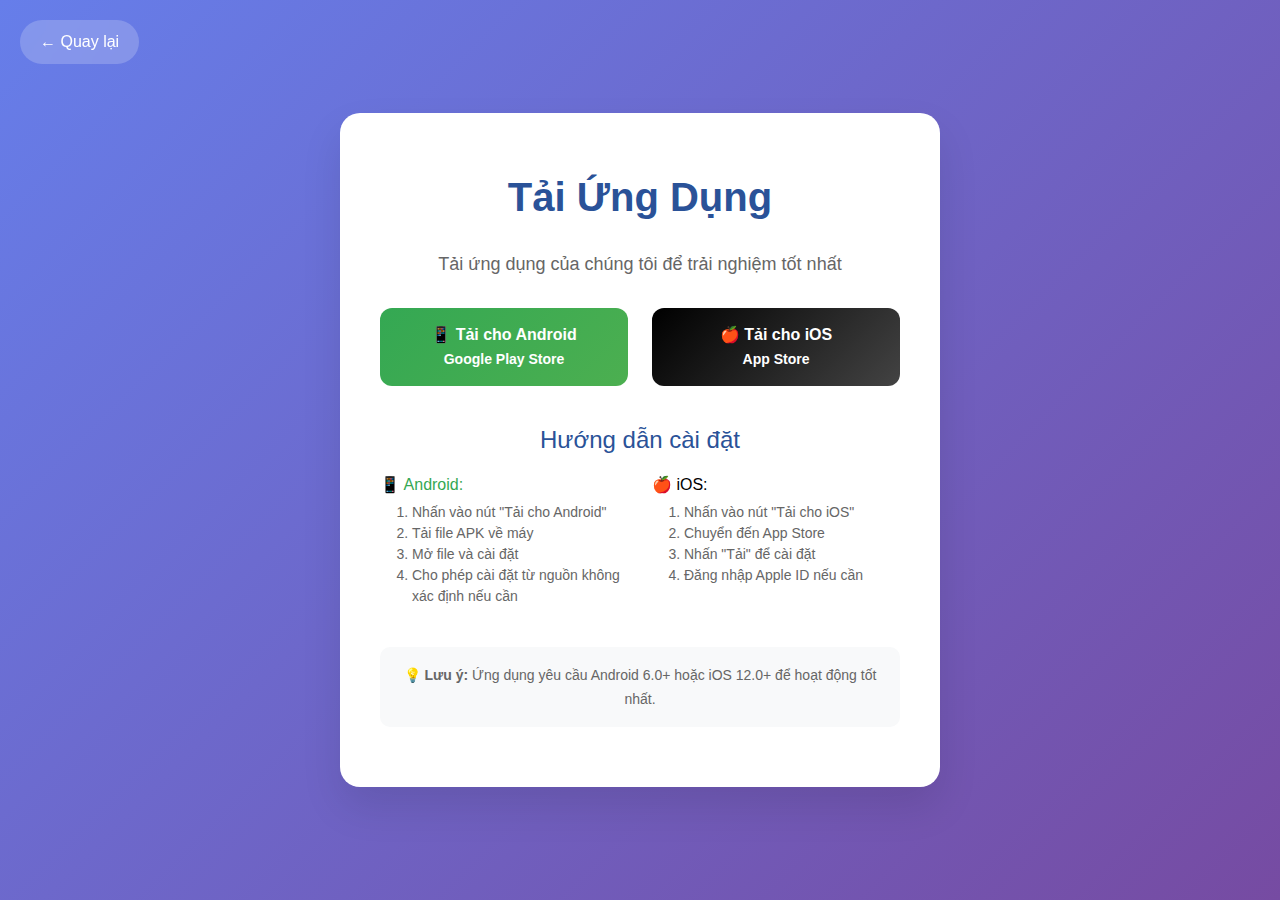
<file: download.html>
<!DOCTYPE html>
<html lang="vi">
<head>
    <meta charset="UTF-8">
    <meta name="viewport" content="width=device-width, initial-scale=1.0">
    <title>Tải Ứng Dụng - TCTT</title>
    <link href="https://cdn.jsdelivr.net/npm/bootstrap@5.1.3/dist/css/bootstrap.min.css" rel="stylesheet">
    <style>
        body {
            font-family: 'Segoe UI', Tahoma, Geneva, Verdana, sans-serif;
            background: linear-gradient(135deg, #667eea 0%, #764ba2 100%);
            min-height: 100vh;
            display: flex;
            align-items: center;
            justify-content: center;
        }
        .download-container {
            background: white;
            border-radius: 20px;
            box-shadow: 0 20px 40px rgba(0,0,0,0.1);
            padding: 60px 40px;
            text-align: center;
            max-width: 600px;
            width: 90%;
        }
        .back-btn {
            position: absolute;
            top: 20px;
            left: 20px;
            background: rgba(255,255,255,0.2);
            border: none;
            color: white;
            padding: 10px 20px;
            border-radius: 25px;
            text-decoration: none;
            backdrop-filter: blur(10px);
            transition: all 0.3s ease;
        }
        .back-btn:hover {
            background: rgba(255,255,255,0.3);
            color: white;
            text-decoration: none;
        }
    </style>
</head>
<body>
    <a href="/tctt.html" class="back-btn">← Quay lại</a>
    
    <div class="download-container">
        <h1 style="margin-bottom: 30px; color: #2a5298; font-weight: bold;">Tải Ứng Dụng</h1>
        <p style="margin-bottom: 30px; color: #666; font-size: 18px;">Tải ứng dụng của chúng tôi để trải nghiệm tốt nhất</p>
        
        <div class="row mt-4">
            <div class="col-md-6 mb-3">
                <!-- <a id="android-download" href="https://drive.google.com/file/d/1Gw4zVSEHE1C4RReEQI8CsR3fIP5D9srn/view?usp=sharing"  -->
                     <a id="android-download" href="https://thoicuatieuthuong.com/tctt/tctt.apk" target="_blank" class="btn btn-success w-100" style="
                   padding: 15px 20px;
                   font-size: 16px;
                   font-weight: bold;
                   border-radius: 12px;
                   border: none;
                   background: linear-gradient(135deg, #34a853 0%, #4caf50 100%);
                   ">
                    📱 Tải cho Android<br>
                    <small>Google Play Store</small>
                </a>
            </div>
            <div class="col-md-6 mb-3">
                <a id="ios-download" href="https://apps.apple.com/vn/app/th%E1%BB%9Di-c%E1%BB%A7a-ti%E1%BB%83u-th%C6%B0%C6%A1ng/id6746685445?l=vi" 
                   target="_blank" class="btn btn-dark w-100" style="
                   padding: 15px 20px;
                   font-size: 16px;
                   font-weight: bold;
                   border-radius: 12px;
                   border: none;
                   background: linear-gradient(135deg, #000000 0%, #434343 100%);
                   ">
                    🍎 Tải cho iOS<br>
                    <small>App Store</small>
                </a>
            </div>
        </div>
        
        <div class="mt-4">
            <h4 style="color: #2a5298; margin-bottom: 20px;">Hướng dẫn cài đặt</h4>
            <div class="row text-start">
                <div class="col-md-6">
                    <h6 style="color: #34a853;">📱 Android:</h6>
                    <ol style="font-size: 14px; color: #666;">
                        <li>Nhấn vào nút "Tải cho Android"</li>
                        <li>Tải file APK về máy</li>
                        <li>Mở file và cài đặt</li>
                        <li>Cho phép cài đặt từ nguồn không xác định nếu cần</li>
                    </ol>
                </div>
                <div class="col-md-6">
                    <h6 style="color: #000;">🍎 iOS:</h6>
                    <ol style="font-size: 14px; color: #666;">
                        <li>Nhấn vào nút "Tải cho iOS"</li>
                        <li>Chuyển đến App Store</li>
                        <li>Nhấn "Tải" để cài đặt</li>
                        <li>Đăng nhập Apple ID nếu cần</li>
                    </ol>
                </div>
            </div>
        </div>
        
        <div class="mt-4 p-3" style="background: #f8f9fa; border-radius: 10px;">
            <small style="color: #666;">
                💡 <strong>Lưu ý:</strong> Ứng dụng yêu cầu Android 6.0+ hoặc iOS 12.0+ để hoạt động tốt nhất.
            </small>
        </div>
    </div>

    <script src="https://cdn.jsdelivr.net/npm/bootstrap@5.1.3/dist/js/bootstrap.bundle.min.js"></script>
    <script>
        // Detect Android browser (including Zalo on Android) and redirect to APK download
        (function() {
            var userAgent = navigator.userAgent.toLowerCase();
            console.log('User Agent:', userAgent); // Debug log
            
            var isAndroid = userAgent.indexOf('android') !== -1;
            var isZalo = userAgent.indexOf('zalo') !== -1 || 
                         userAgent.indexOf('zaloweb') !== -1 ||
                         userAgent.indexOf('zaloapp') !== -1 ||
                         userAgent.indexOf('zalo/') !== -1;
            
            // Check for specific Zalo patterns on Android
            var isZaloAndroid = (isAndroid && isZalo) ||
                               userAgent.indexOf('zalo android') !== -1 ||
                               userAgent.indexOf('zalowebview') !== -1 ||
                               userAgent.indexOf('zaloinapp') !== -1;
            
            console.log('Is Android:', isAndroid);
            console.log('Is Zalo:', isZalo);
            console.log('Is Zalo Android:', isZaloAndroid);
            
            if (isAndroid || isZalo || isZaloAndroid) {
                console.log('Redirecting to APK...');
                window.location.href = 'https://thoicuatieuthuong.com/tctt/tctt.apk';
            }
        })();
    </script>
</body>
</html>
</file>
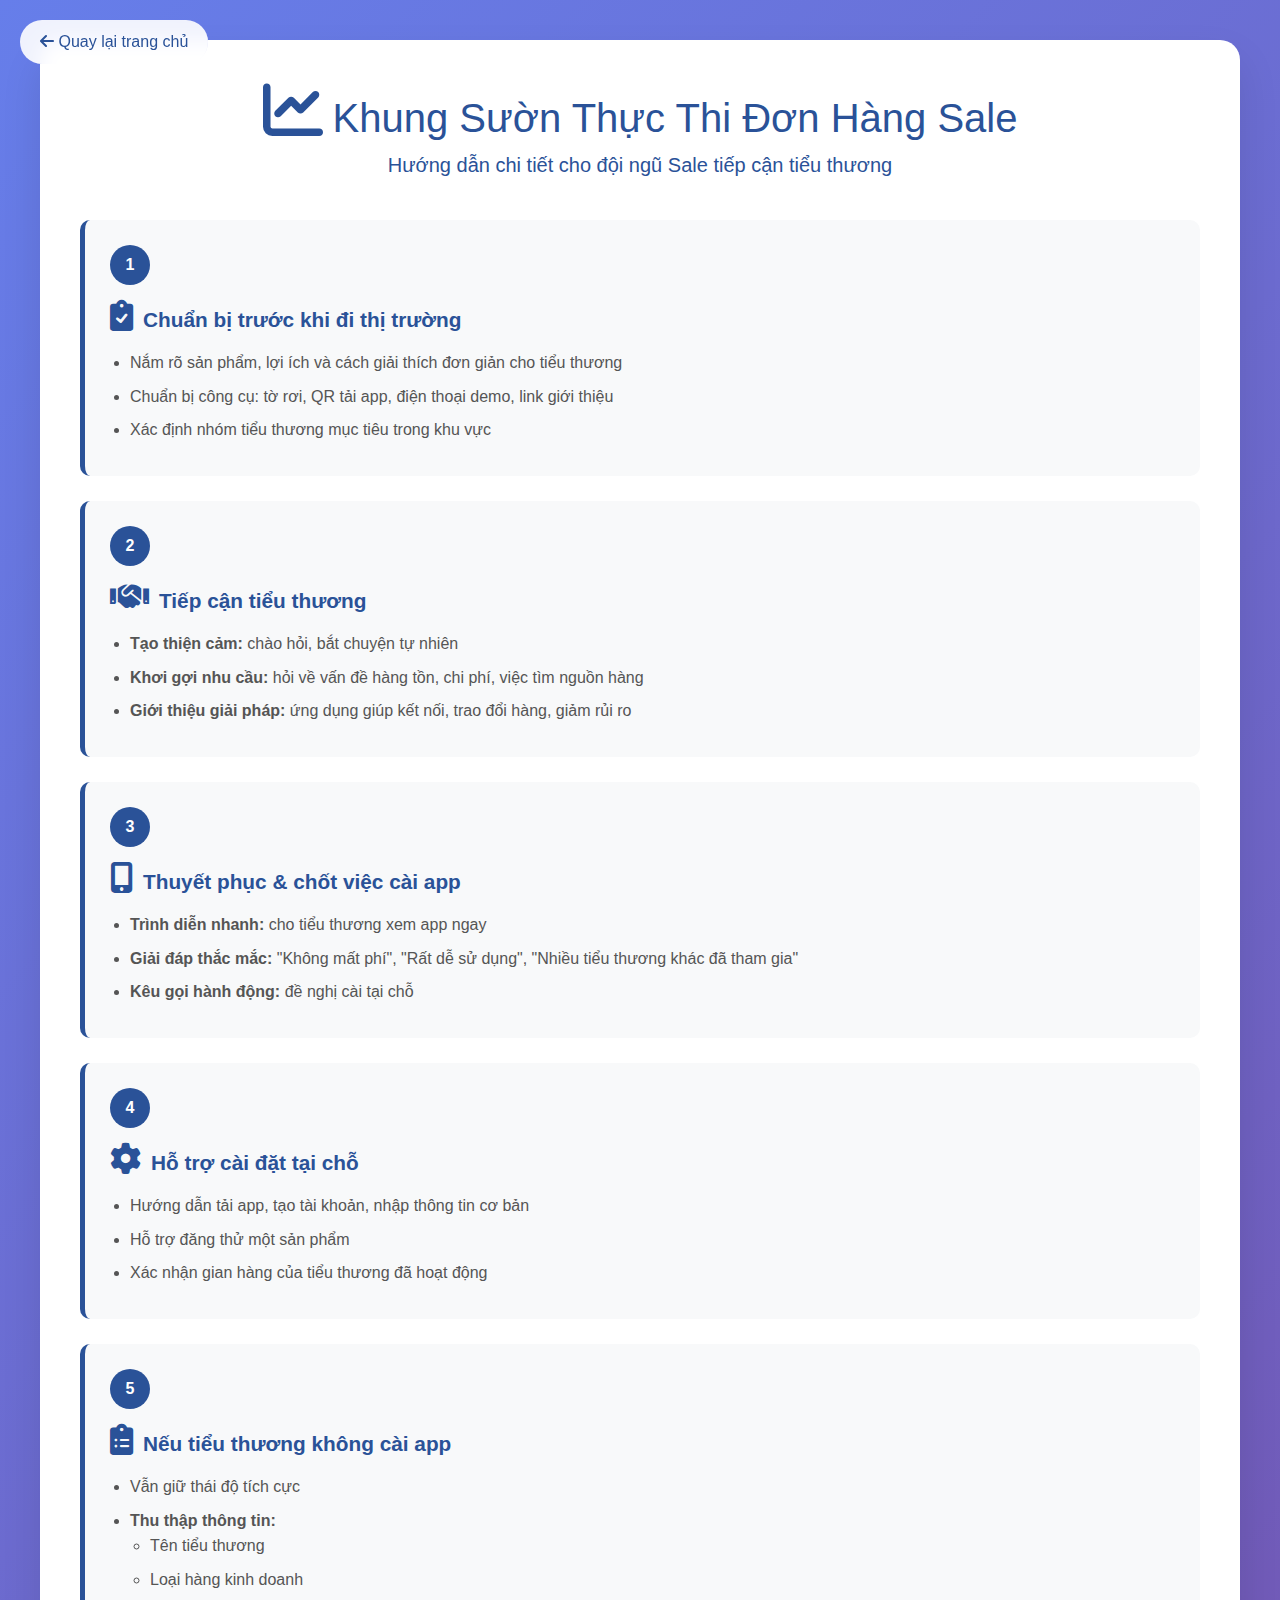
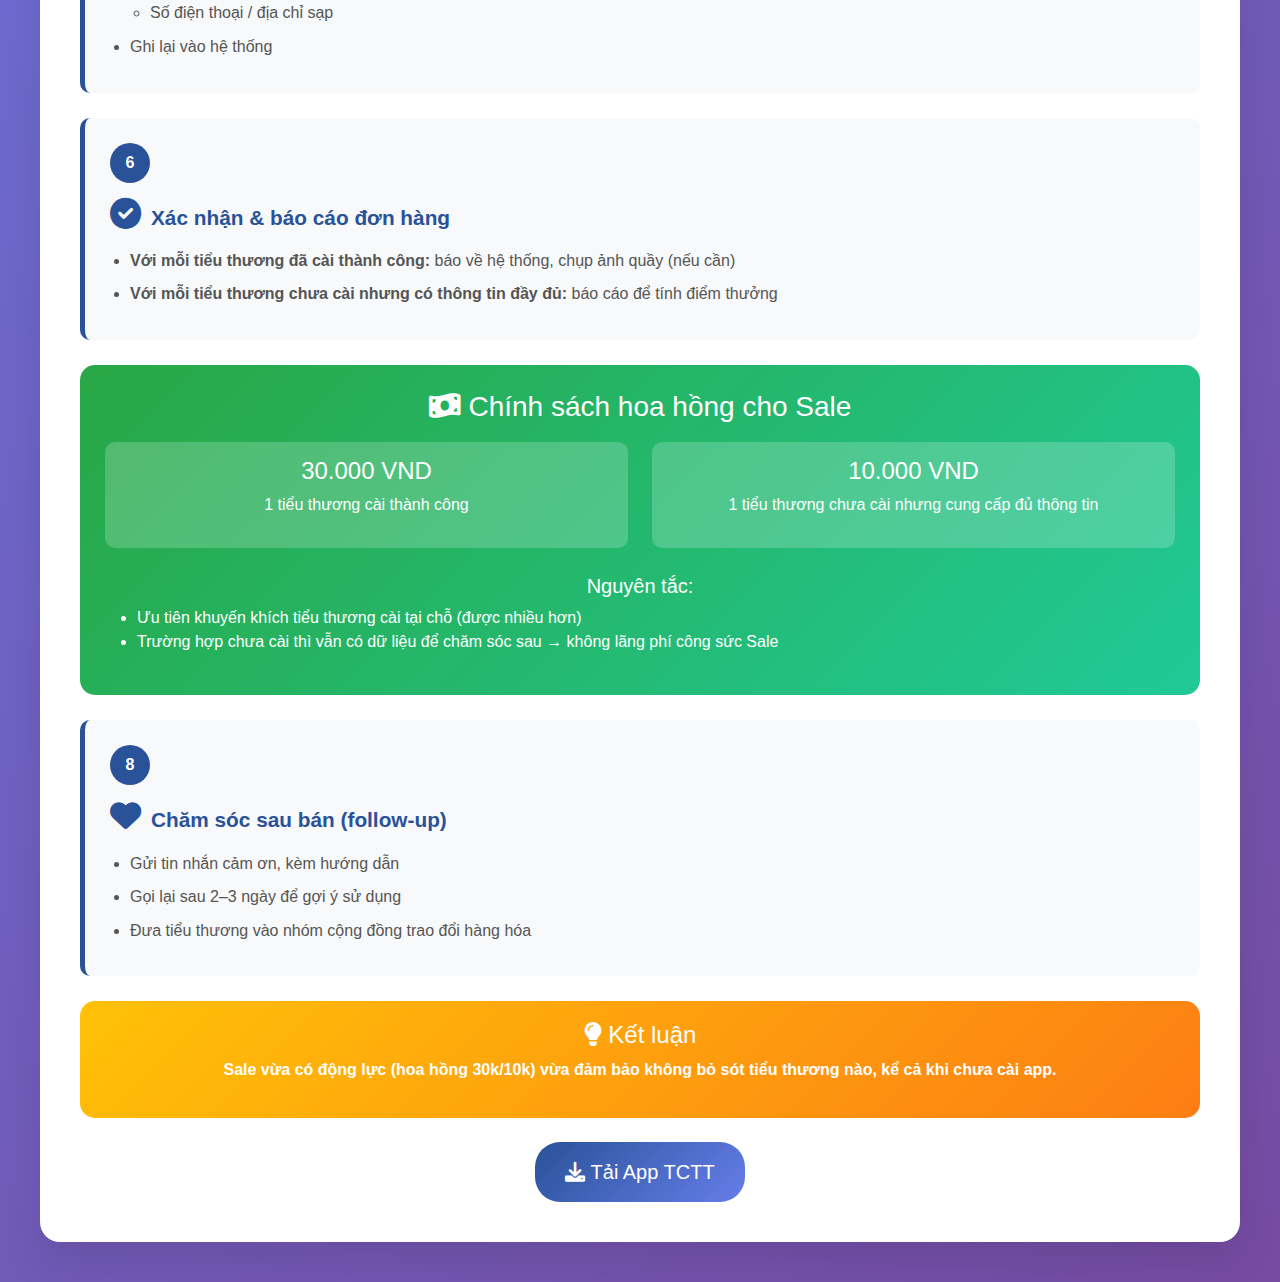
<file: sales-framework.html>
<!DOCTYPE html>
<html lang="vi">
<head>
    <meta charset="UTF-8">
    <meta name="viewport" content="width=device-width, initial-scale=1.0">
    <title>Khung Sườn Thực Thi Đơn Hàng Sale - TCTT</title>
    <link href="https://cdn.jsdelivr.net/npm/bootstrap@5.1.3/dist/css/bootstrap.min.css" rel="stylesheet">
    <link href="https://cdnjs.cloudflare.com/ajax/libs/font-awesome/6.0.0/css/all.min.css" rel="stylesheet">
    <style>
        body {
            font-family: 'Segoe UI', Tahoma, Geneva, Verdana, sans-serif;
            background: linear-gradient(135deg, #667eea 0%, #764ba2 100%);
            min-height: 100vh;
            padding: 20px 0;
        }
        .container {
            background: white;
            border-radius: 20px;
            box-shadow: 0 20px 40px rgba(0,0,0,0.1);
            padding: 40px;
            margin: 20px auto;
            max-width: 1200px;
        }
        .header {
            text-align: center;
            margin-bottom: 40px;
            color: #2a5298;
        }
        .step-card {
            background: #f8f9fa;
            border-left: 5px solid #2a5298;
            border-radius: 10px;
            padding: 25px;
            margin-bottom: 25px;
            transition: all 0.3s ease;
        }
        .step-card:hover {
            transform: translateY(-2px);
            box-shadow: 0 10px 20px rgba(0,0,0,0.1);
        }
        .step-number {
            background: #2a5298;
            color: white;
            width: 40px;
            height: 40px;
            border-radius: 50%;
            display: flex;
            align-items: center;
            justify-content: center;
            font-weight: bold;
            margin-bottom: 15px;
        }
        .step-title {
            color: #2a5298;
            font-weight: bold;
            font-size: 1.3em;
            margin-bottom: 15px;
        }
        .step-content ul {
            margin: 0;
            padding-left: 20px;
        }
        .step-content li {
            margin-bottom: 8px;
            color: #555;
            line-height: 1.6;
        }
        .commission-card {
            background: linear-gradient(135deg, #28a745 0%, #20c997 100%);
            color: white;
            border-radius: 15px;
            padding: 25px;
            margin: 25px 0;
            text-align: center;
        }
        .commission-item {
            background: rgba(255,255,255,0.2);
            border-radius: 10px;
            padding: 15px;
            margin: 10px 0;
        }
        .highlight-box {
            background: linear-gradient(135deg, #ffc107 0%, #fd7e14 100%);
            color: white;
            border-radius: 15px;
            padding: 20px;
            margin: 20px 0;
            text-align: center;
        }
        .icon {
            font-size: 1.5em;
            margin-right: 10px;
            color: #2a5298;
        }
        .back-btn {
            position: fixed;
            top: 20px;
            left: 20px;
            background: rgba(255,255,255,0.9);
            border: none;
            color: #2a5298;
            padding: 10px 20px;
            border-radius: 25px;
            text-decoration: none;
            backdrop-filter: blur(10px);
            transition: all 0.3s ease;
            z-index: 1000;
        }
        .back-btn:hover {
            background: white;
            color: #2a5298;
            text-decoration: none;
            transform: translateY(-2px);
        }
    </style>
</head>
<body>
    <a href="index.html" class="back-btn">
        <i class="fas fa-arrow-left"></i> Quay lại trang chủ
    </a>
    
    <div class="container">
        <div class="header">
            <h1><i class="fas fa-chart-line icon"></i>Khung Sườn Thực Thi Đơn Hàng Sale</h1>
            <p class="lead">Hướng dẫn chi tiết cho đội ngũ Sale tiếp cận tiểu thương</p>
        </div>

        <div class="step-card">
            <div class="step-number">1</div>
            <div class="step-title"><i class="fas fa-clipboard-check icon"></i>Chuẩn bị trước khi đi thị trường</div>
            <div class="step-content">
                <ul>
                    <li>Nắm rõ sản phẩm, lợi ích và cách giải thích đơn giản cho tiểu thương</li>
                    <li>Chuẩn bị công cụ: tờ rơi, QR tải app, điện thoại demo, link giới thiệu</li>
                    <li>Xác định nhóm tiểu thương mục tiêu trong khu vực</li>
                </ul>
            </div>
        </div>

        <div class="step-card">
            <div class="step-number">2</div>
            <div class="step-title"><i class="fas fa-handshake icon"></i>Tiếp cận tiểu thương</div>
            <div class="step-content">
                <ul>
                    <li><strong>Tạo thiện cảm:</strong> chào hỏi, bắt chuyện tự nhiên</li>
                    <li><strong>Khơi gợi nhu cầu:</strong> hỏi về vấn đề hàng tồn, chi phí, việc tìm nguồn hàng</li>
                    <li><strong>Giới thiệu giải pháp:</strong> ứng dụng giúp kết nối, trao đổi hàng, giảm rủi ro</li>
                </ul>
            </div>
        </div>

        <div class="step-card">
            <div class="step-number">3</div>
            <div class="step-title"><i class="fas fa-mobile-alt icon"></i>Thuyết phục & chốt việc cài app</div>
            <div class="step-content">
                <ul>
                    <li><strong>Trình diễn nhanh:</strong> cho tiểu thương xem app ngay</li>
                    <li><strong>Giải đáp thắc mắc:</strong> "Không mất phí", "Rất dễ sử dụng", "Nhiều tiểu thương khác đã tham gia"</li>
                    <li><strong>Kêu gọi hành động:</strong> đề nghị cài tại chỗ</li>
                </ul>
            </div>
        </div>

        <div class="step-card">
            <div class="step-number">4</div>
            <div class="step-title"><i class="fas fa-cog icon"></i>Hỗ trợ cài đặt tại chỗ</div>
            <div class="step-content">
                <ul>
                    <li>Hướng dẫn tải app, tạo tài khoản, nhập thông tin cơ bản</li>
                    <li>Hỗ trợ đăng thử một sản phẩm</li>
                    <li>Xác nhận gian hàng của tiểu thương đã hoạt động</li>
                </ul>
            </div>
        </div>

        <div class="step-card">
            <div class="step-number">5</div>
            <div class="step-title"><i class="fas fa-clipboard-list icon"></i>Nếu tiểu thương không cài app</div>
            <div class="step-content">
                <ul>
                    <li>Vẫn giữ thái độ tích cực</li>
                    <li><strong>Thu thập thông tin:</strong>
                        <ul>
                            <li>Tên tiểu thương</li>
                            <li>Loại hàng kinh doanh</li>
                            <li>Số điện thoại / địa chỉ sạp</li>
                        </ul>
                    </li>
                    <li>Ghi lại vào hệ thống</li>
                </ul>
            </div>
        </div>

        <div class="step-card">
            <div class="step-number">6</div>
            <div class="step-title"><i class="fas fa-check-circle icon"></i>Xác nhận & báo cáo đơn hàng</div>
            <div class="step-content">
                <ul>
                    <li><strong>Với mỗi tiểu thương đã cài thành công:</strong> báo về hệ thống, chụp ảnh quầy (nếu cần)</li>
                    <li><strong>Với mỗi tiểu thương chưa cài nhưng có thông tin đầy đủ:</strong> báo cáo để tính điểm thưởng</li>
                </ul>
            </div>
        </div>

        <div class="commission-card">
            <h3><i class="fas fa-money-bill-wave"></i> Chính sách hoa hồng cho Sale</h3>
            <div class="row">
                <div class="col-md-6">
                    <div class="commission-item">
                        <h4>30.000 VND</h4>
                        <p>1 tiểu thương cài thành công</p>
                    </div>
                </div>
                <div class="col-md-6">
                    <div class="commission-item">
                        <h4>10.000 VND</h4>
                        <p>1 tiểu thương chưa cài nhưng cung cấp đủ thông tin</p>
                    </div>
                </div>
            </div>
            <div class="mt-3">
                <h5>Nguyên tắc:</h5>
                <ul class="text-start">
                    <li>Ưu tiên khuyến khích tiểu thương cài tại chỗ (được nhiều hơn)</li>
                    <li>Trường hợp chưa cài thì vẫn có dữ liệu để chăm sóc sau → không lãng phí công sức Sale</li>
                </ul>
            </div>
        </div>

        <div class="step-card">
            <div class="step-number">8</div>
            <div class="step-title"><i class="fas fa-heart icon"></i>Chăm sóc sau bán (follow-up)</div>
            <div class="step-content">
                <ul>
                    <li>Gửi tin nhắn cảm ơn, kèm hướng dẫn</li>
                    <li>Gọi lại sau 2–3 ngày để gợi ý sử dụng</li>
                    <li>Đưa tiểu thương vào nhóm cộng đồng trao đổi hàng hóa</li>
                </ul>
            </div>
        </div>

        <div class="highlight-box">
            <h4><i class="fas fa-lightbulb"></i> Kết luận</h4>
            <p><strong>Sale vừa có động lực (hoa hồng 30k/10k) vừa đảm bảo không bỏ sót tiểu thương nào, kể cả khi chưa cài app.</strong></p>
        </div>

        <div class="text-center mt-4">
            <a href="download.html" class="btn btn-primary btn-lg" style="background: linear-gradient(135deg, #2a5298 0%, #667eea 100%); border: none; border-radius: 25px; padding: 15px 30px;">
                <i class="fas fa-download"></i> Tải App TCTT
            </a>
        </div>
    </div>

    <script src="https://cdn.jsdelivr.net/npm/bootstrap@5.1.3/dist/js/bootstrap.bundle.min.js"></script>
</body>
</html>
</file>
